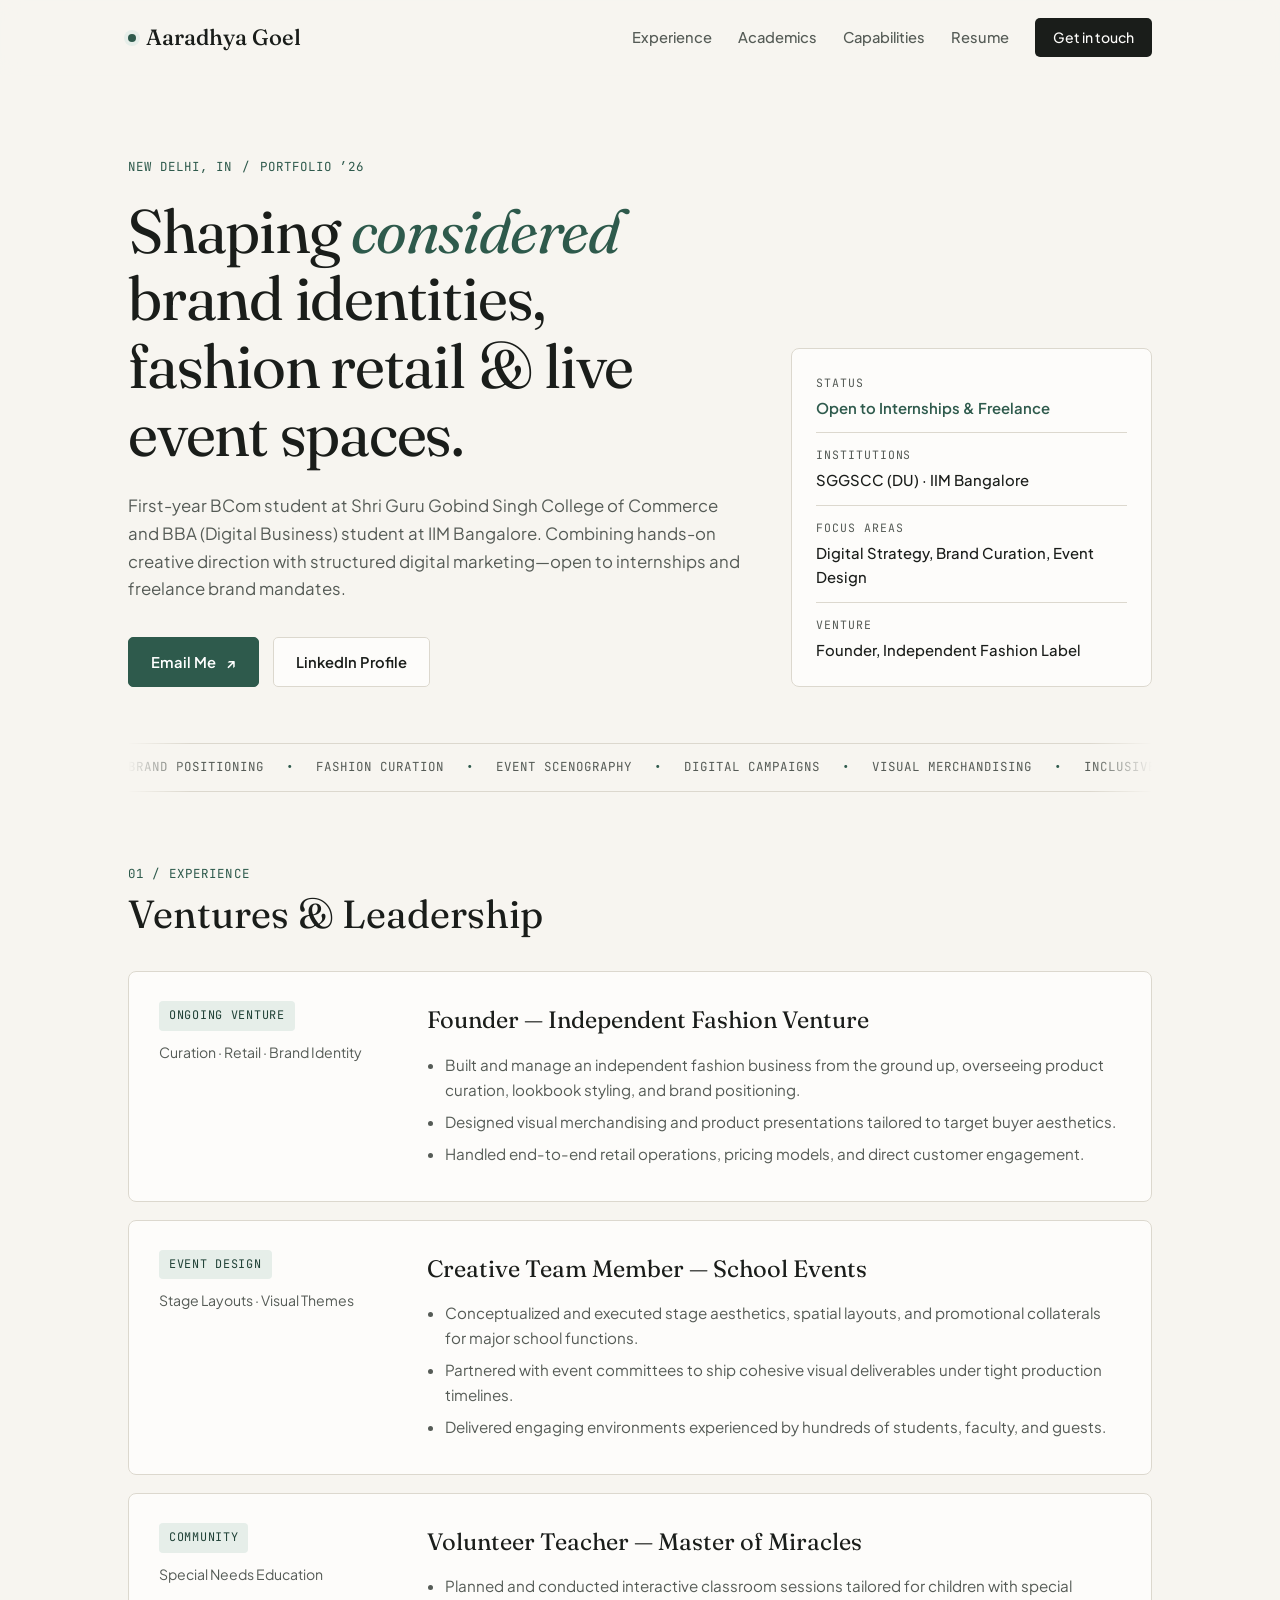
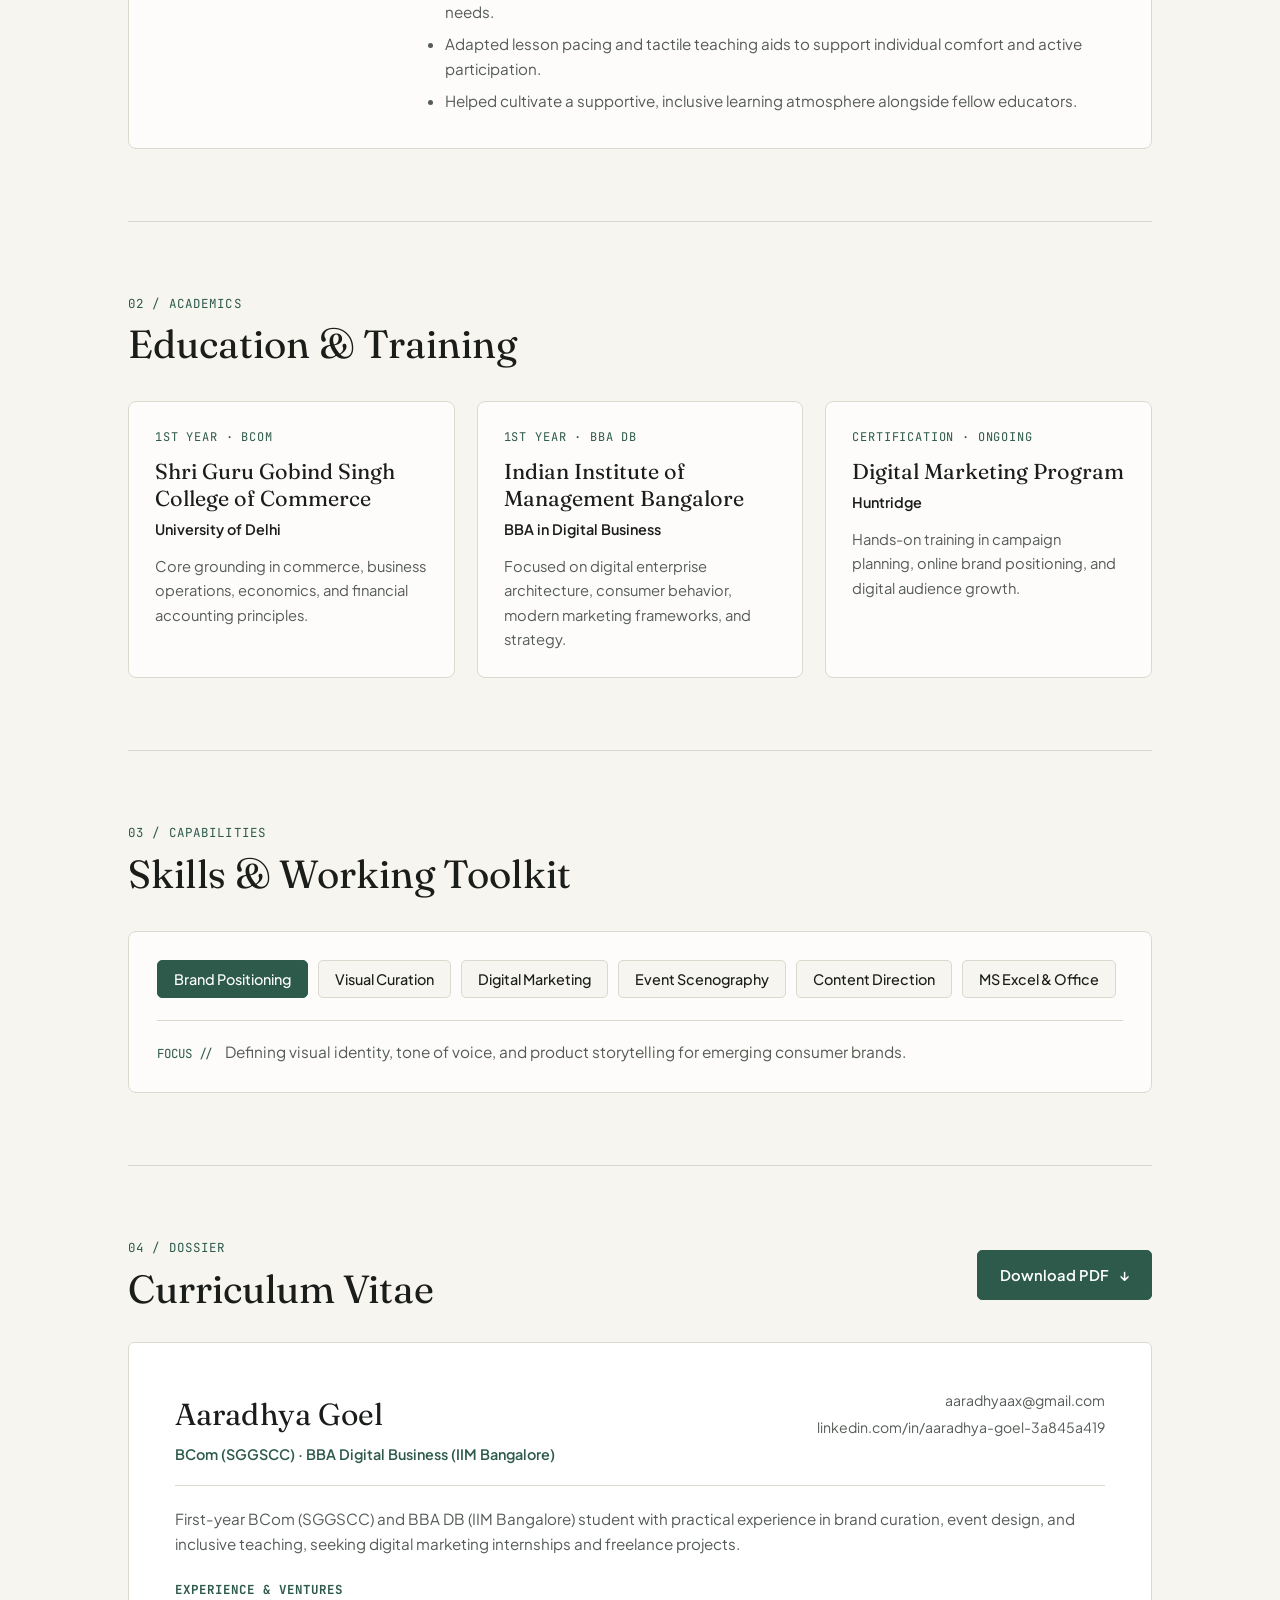
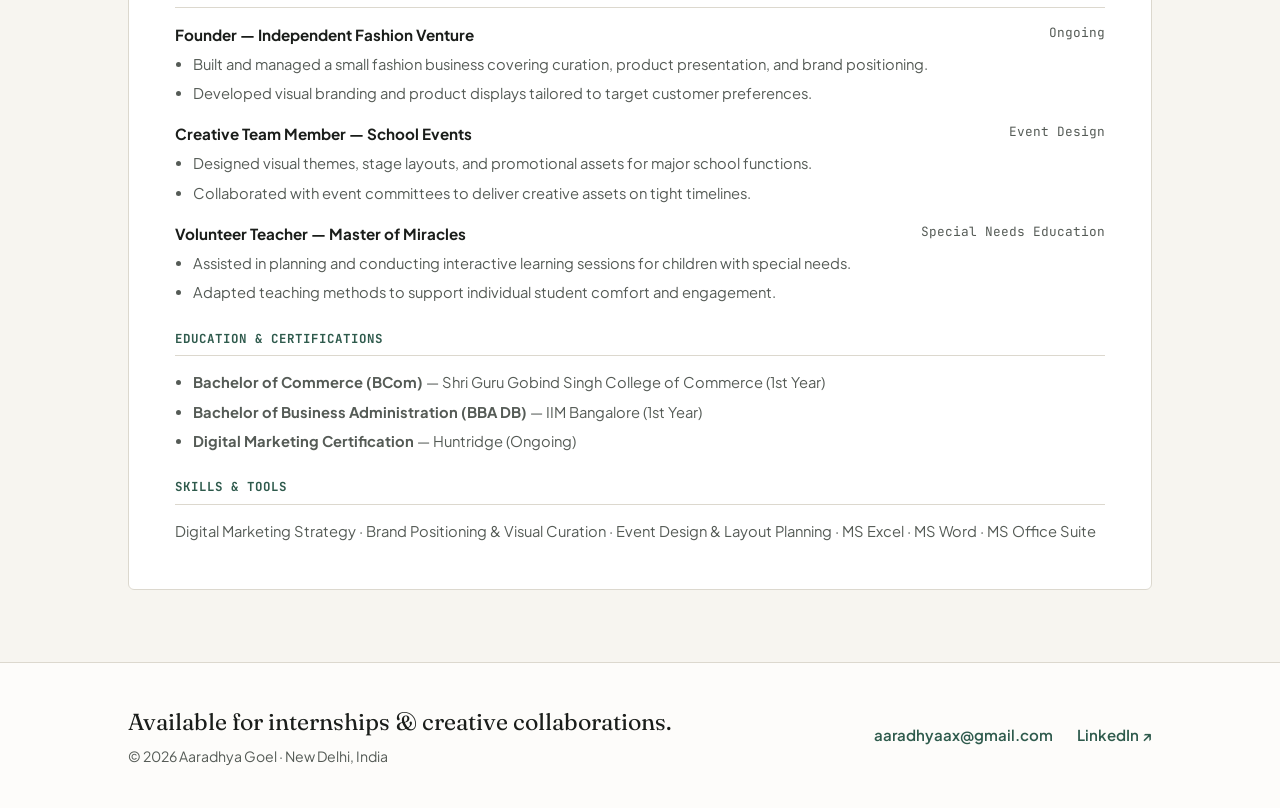
<file: index.html>
<!DOCTYPE html>
<html lang="en">
<head>
  <meta charset="UTF-8">
  <meta name="viewport" content="width=device-width, initial-scale=1.0">
  <title>Aaradhya Goel — Brand Strategy &amp; Digital Marketing</title>
  <link rel="preconnect" href="https://fonts.googleapis.com">
  <link rel="preconnect" href="https://fonts.gstatic.com" crossorigin>
  <link href="https://fonts.googleapis.com/css2?family=Fraunces:ital,opsz,wght@0,9..144,400;0,9..144,500;1,9..144,400&family=JetBrains+Mono:wght@400;500&family=Plus+Jakarta+Sans:wght@400;500;600&display=swap" rel="stylesheet">
  <link rel="stylesheet" href="style.css">
</head>
<body>

  <div class="top-rule" id="scrollRule"></div>

  <header class="site-nav" id="siteNav">
    <div class="nav-wrap">
      <a href="#top" class="wordmark">
        <span class="pulse-dot"></span>
        <span>Aaradhya Goel</span>
      </a>
      <nav class="menu-links" aria-label="Primary Navigation">
        <a href="#work">Experience</a>
        <a href="#academics">Academics</a>
        <a href="#capabilities">Capabilities</a>
        <a href="#dossier">Resume</a>
        <a href="mailto:aaradhyaax@gmail.com?subject=Digital%20Marketing%20Internship%20Opportunity" class="nav-btn">Get in touch</a>
      </nav>
    </div>
  </header>

  <main id="top" class="container">

    <section class="hero-grid">
      <div class="hero-left">
        <div class="meta-tag reveal-up" style="--d: 0.05s">
          <span>NEW DELHI, IN</span>
          <span>/</span>
          <span>PORTFOLIO ’26</span>
        </div>

        <h1 class="hero-headline reveal-up" style="--d: 0.14s">
          Shaping <em>considered</em> brand identities, fashion retail &amp; live event spaces.
        </h1>

        <p class="hero-copy reveal-up" style="--d: 0.24s">
          First-year BCom student at Shri Guru Gobind Singh College of Commerce and BBA (Digital Business) student at IIM Bangalore. Combining hands-on creative direction with structured digital marketing—open to internships and freelance brand mandates.
        </p>

        <div class="hero-buttons reveal-up" style="--d: 0.34s">
          <a href="mailto:aaradhyaax@gmail.com?subject=Digital%20Marketing%20Internship%20Opportunity" class="btn-fill magnetic">
            <span>Email Me</span>
            <span class="arrow">↗</span>
          </a>
          <a href="https://www.linkedin.com/in/aaradhya-goel-3a845a419?utm_source=share_via&utm_content=profile&utm_medium=member_ios" target="_blank" rel="noopener noreferrer" class="btn-ghost magnetic">
            <span>LinkedIn Profile</span>
          </a>
        </div>
      </div>

      <aside class="hero-ledger reveal-up" style="--d: 0.28s" aria-label="Quick Overview">
        <div class="ledger-row">
          <span class="ledger-key">STATUS</span>
          <span class="ledger-val status-live">Open to Internships &amp; Freelance</span>
        </div>
        <div class="ledger-row">
          <span class="ledger-key">INSTITUTIONS</span>
          <span class="ledger-val">SGGSCC (DU) · IIM Bangalore</span>
        </div>
        <div class="ledger-row">
          <span class="ledger-key">FOCUS AREAS</span>
          <span class="ledger-val">Digital Strategy, Brand Curation, Event Design</span>
        </div>
        <div class="ledger-row">
          <span class="ledger-key">VENTURE</span>
          <span class="ledger-val">Founder, Independent Fashion Label</span>
        </div>
      </aside>
    </section>

    <div class="ticker-bar" aria-hidden="true">
      <div class="ticker-track">
        <span>BRAND POSITIONING</span><span class="dot">•</span>
        <span>FASHION CURATION</span><span class="dot">•</span>
        <span>EVENT SCENOGRAPHY</span><span class="dot">•</span>
        <span>DIGITAL CAMPAIGNS</span><span class="dot">•</span>
        <span>VISUAL MERCHANDISING</span><span class="dot">•</span>
        <span>INCLUSIVE EDUCATION</span><span class="dot">•</span>
        <span>BRAND POSITIONING</span><span class="dot">•</span>
        <span>FASHION CURATION</span><span class="dot">•</span>
        <span>EVENT SCENOGRAPHY</span><span class="dot">•</span>
        <span>DIGITAL CAMPAIGNS</span><span class="dot">•</span>
        <span>VISUAL MERCHANDISING</span><span class="dot">•</span>
        <span>INCLUSIVE EDUCATION</span><span class="dot">•</span>
      </div>
    </div>

    <section id="work" class="block-section scroll-reveal">
      <div class="block-head">
        <span class="mono-index">01 / EXPERIENCE</span>
        <h2>Ventures &amp; Leadership</h2>
      </div>

      <div class="work-table">
        <article class="work-row hover-lift">
          <div class="work-meta">
            <span class="mono-pill">ONGOING VENTURE</span>
            <p class="work-scope">Curation · Retail · Brand Identity</p>
          </div>
          <div class="work-body">
            <h3>Founder — Independent Fashion Venture</h3>
            <ul>
              <li>Built and manage an independent fashion business from the ground up, overseeing product curation, lookbook styling, and brand positioning.</li>
              <li>Designed visual merchandising and product presentations tailored to target buyer aesthetics.</li>
              <li>Handled end-to-end retail operations, pricing models, and direct customer engagement.</li>
            </ul>
          </div>
        </article>

        <article class="work-row hover-lift">
          <div class="work-meta">
            <span class="mono-pill">EVENT DESIGN</span>
            <p class="work-scope">Stage Layouts · Visual Themes</p>
          </div>
          <div class="work-body">
            <h3>Creative Team Member — School Events</h3>
            <ul>
              <li>Conceptualized and executed stage aesthetics, spatial layouts, and promotional collaterals for major school functions.</li>
              <li>Partnered with event committees to ship cohesive visual deliverables under tight production timelines.</li>
              <li>Delivered engaging environments experienced by hundreds of students, faculty, and guests.</li>
            </ul>
          </div>
        </article>

        <article class="work-row hover-lift">
          <div class="work-meta">
            <span class="mono-pill">COMMUNITY</span>
            <p class="work-scope">Special Needs Education</p>
          </div>
          <div class="work-body">
            <h3>Volunteer Teacher — Master of Miracles</h3>
            <ul>
              <li>Planned and conducted interactive classroom sessions tailored for children with special needs.</li>
              <li>Adapted lesson pacing and tactile teaching aids to support individual comfort and active participation.</li>
              <li>Helped cultivate a supportive, inclusive learning atmosphere alongside fellow educators.</li>
            </ul>
          </div>
        </article>
      </div>
    </section>

    <section id="academics" class="block-section scroll-reveal">
      <div class="block-head">
        <span class="mono-index">02 / ACADEMICS</span>
        <h2>Education &amp; Training</h2>
      </div>

      <div class="acad-grid">
        <div class="acad-card hover-lift">
          <span class="mono-year">1ST YEAR · BCOM</span>
          <h3>Shri Guru Gobind Singh College of Commerce</h3>
          <p class="acad-sub">University of Delhi</p>
          <p class="acad-note">Core grounding in commerce, business operations, economics, and financial accounting principles.</p>
        </div>

        <div class="acad-card hover-lift">
          <span class="mono-year">1ST YEAR · BBA DB</span>
          <h3>Indian Institute of Management Bangalore</h3>
          <p class="acad-sub">BBA in Digital Business</p>
          <p class="acad-note">Focused on digital enterprise architecture, consumer behavior, modern marketing frameworks, and strategy.</p>
        </div>

        <div class="acad-card hover-lift">
          <span class="mono-year">CERTIFICATION · ONGOING</span>
          <h3>Digital Marketing Program</h3>
          <p class="acad-sub">Huntridge</p>
          <p class="acad-note">Hands-on training in campaign planning, online brand positioning, and digital audience growth.</p>
        </div>
      </div>
    </section>

    <section id="capabilities" class="block-section scroll-reveal">
      <div class="block-head">
        <span class="mono-index">03 / CAPABILITIES</span>
        <h2>Skills &amp; Working Toolkit</h2>
      </div>

      <div class="cap-box">
        <div class="cap-tabs" id="capTabs">
          <button type="button" class="cap-tab active" data-info="Defining visual identity, tone of voice, and product storytelling for emerging consumer brands.">Brand Positioning</button>
          <button type="button" class="cap-tab" data-info="Curating seasonal fashion edits, styling lookbooks, and structuring visual product displays.">Visual Curation</button>
          <button type="button" class="cap-tab" data-info="Building audience-first digital campaigns, content calendars, and organic engagement funnels.">Digital Marketing</button>
          <button type="button" class="cap-tab" data-info="Translating event concepts into stage layouts, spatial flow, and cohesive print/digital assets.">Event Scenography</button>
          <button type="button" class="cap-tab" data-info="Structuring editorial copy and social media narratives that connect with specific communities.">Content Direction</button>
          <button type="button" class="cap-tab" data-info="Managing retail pricing sheets, inventory logs, and campaign tracking cleanly in Excel.">MS Excel &amp; Office</button>
        </div>
        <div class="cap-readout">
          <span class="mono-prefix">FOCUS //</span>
          <p id="capText">Defining visual identity, tone of voice, and product storytelling for emerging consumer brands.</p>
        </div>
      </div>
    </section>

    <section id="dossier" class="block-section scroll-reveal">
      <div class="dossier-bar">
        <div class="block-head" style="margin-bottom: 0;">
          <span class="mono-index">04 / DOSSIER</span>
          <h2>Curriculum Vitae</h2>
        </div>
        <a href="resume.pdf" download="Aaradhya_Goel_Resume.pdf" class="btn-fill magnetic">
          <span>Download PDF</span>
          <span class="arrow">↓</span>
        </a>
      </div>

      <article id="resume" class="cv-document">
        <div class="cv-top">
          <div>
            <h3>Aaradhya Goel</h3>
            <p class="cv-tagline">BCom (SGGSCC) · BBA Digital Business (IIM Bangalore)</p>
          </div>
          <div class="cv-contact-col">
            <a href="mailto:aaradhyaax@gmail.com">aaradhyaax@gmail.com</a>
            <a href="https://www.linkedin.com/in/aaradhya-goel-3a845a419?utm_source=share_via&utm_content=profile&utm_medium=member_ios" target="_blank" rel="noopener noreferrer">linkedin.com/in/aaradhya-goel-3a845a419</a>
          </div>
        </div>

        <p class="cv-summary">
          First-year BCom (SGGSCC) and BBA DB (IIM Bangalore) student with practical experience in brand curation, event design, and inclusive teaching, seeking digital marketing internships and freelance projects.
        </p>

        <div class="cv-block">
          <h4>Experience &amp; Ventures</h4>
          <div class="cv-role">
            <div class="cv-role-head">
              <strong>Founder — Independent Fashion Venture</strong>
              <span>Ongoing</span>
            </div>
            <ul>
              <li>Built and managed a small fashion business covering curation, product presentation, and brand positioning.</li>
              <li>Developed visual branding and product displays tailored to target customer preferences.</li>
            </ul>
          </div>

          <div class="cv-role">
            <div class="cv-role-head">
              <strong>Creative Team Member — School Events</strong>
              <span>Event Design</span>
            </div>
            <ul>
              <li>Designed visual themes, stage layouts, and promotional assets for major school functions.</li>
              <li>Collaborated with event committees to deliver creative assets on tight timelines.</li>
            </ul>
          </div>

          <div class="cv-role">
            <div class="cv-role-head">
              <strong>Volunteer Teacher — Master of Miracles</strong>
              <span>Special Needs Education</span>
            </div>
            <ul>
              <li>Assisted in planning and conducting interactive learning sessions for children with special needs.</li>
              <li>Adapted teaching methods to support individual student comfort and engagement.</li>
            </ul>
          </div>
        </div>

        <div class="cv-block">
          <h4>Education &amp; Certifications</h4>
          <ul class="cv-edu-list">
            <li><strong>Bachelor of Commerce (BCom)</strong> — Shri Guru Gobind Singh College of Commerce (1st Year)</li>
            <li><strong>Bachelor of Business Administration (BBA DB)</strong> — IIM Bangalore (1st Year)</li>
            <li><strong>Digital Marketing Certification</strong> — Huntridge (Ongoing)</li>
          </ul>
        </div>

        <div class="cv-block">
          <h4>Skills &amp; Tools</h4>
          <p class="cv-tools">Digital Marketing Strategy · Brand Positioning &amp; Visual Curation · Event Design &amp; Layout Planning · MS Excel · MS Word · MS Office Suite</p>
        </div>
      </article>
    </section>

  </main>

  <footer class="site-footer">
    <div class="footer-wrap">
      <div>
        <p class="footer-heading">Available for internships &amp; creative collaborations.</p>
        <p class="footer-copy">© 2026 Aaradhya Goel · New Delhi, India</p>
      </div>
      <div class="footer-actions">
        <a href="mailto:aaradhyaax@gmail.com?subject=Internship%20or%20Freelance%20Inquiry">aaradhyaax@gmail.com</a>
        <a href="https://www.linkedin.com/in/aaradhya-goel-3a845a419?utm_source=share_via&utm_content=profile&utm_medium=member_ios" target="_blank" rel="noopener noreferrer">LinkedIn ↗</a>
      </div>
    </div>
  </footer>

  <script>
    // Top reading progress & sticky header border
    const scrollRule = document.getElementById('scrollRule');
    const siteNav = document.getElementById('siteNav');

    window.addEventListener('scroll', () => {
      const y = window.scrollY;
      const max = document.documentElement.scrollHeight - window.innerHeight;
      scrollRule.style.width = (max > 0 ? (y / max) * 100 : 0) + '%';
      siteNav.classList.toggle('is-pinned', y > 20);
    }, { passive: true });

    // Scroll reveal for sections
    const sections = document.querySelectorAll('.scroll-reveal');
    const io = new IntersectionObserver((entries) => {
      entries.forEach((entry) => {
        if (entry.isIntersecting) {
          entry.target.classList.add('in-view');
          io.unobserve(entry.target);
        }
      });
    }, { threshold: 0.1 });

    sections.forEach((s) => io.observe(s));

    // Interactive capability tabs
    const tabs = document.querySelectorAll('.cap-tab');
    const capText = document.getElementById('capText');

    tabs.forEach((tab) => {
      tab.addEventListener('click', () => {
        tabs.forEach((t) => t.classList.remove('active'));
        tab.classList.add('active');
        capText.style.opacity = '0';
        setTimeout(() => {
          capText.textContent = tab.getAttribute('data-info');
          capText.style.opacity = '1';
        }, 140);
      });
    });

    // Subtle magnetic hover on primary action buttons
    document.querySelectorAll('.magnetic').forEach((el) => {
      el.addEventListener('mousemove', (e) => {
        const r = el.getBoundingClientRect();
        const dx = (e.clientX - r.left - r.width / 2) * 0.15;
        const dy = (e.clientY - r.top - r.height / 2) * 0.15;
        el.style.transform = `translate(${dx}px, ${dy}px)`;
      });
      el.addEventListener('mouseleave', () => {
        el.style.transform = 'translate(0, 0)';
      });
    });
  </script>
</body>
</html>
</file>
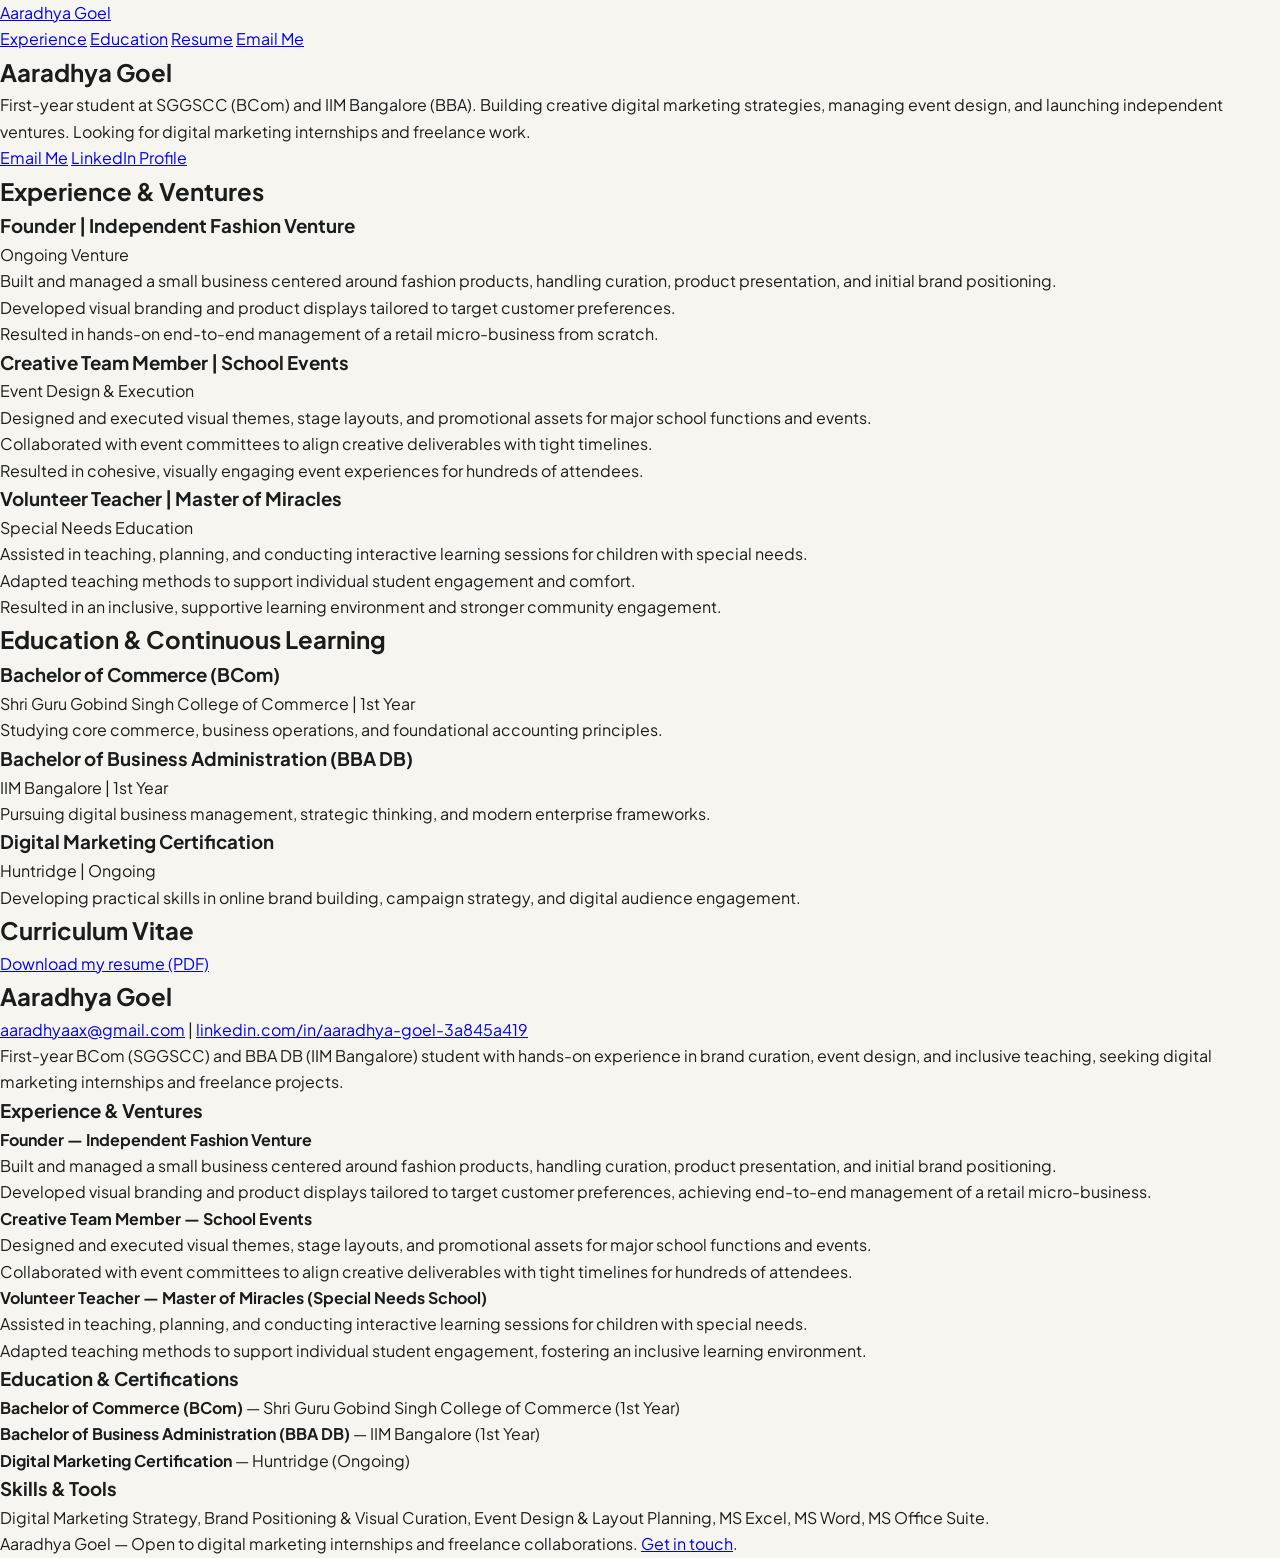
<file: gemini-code-1794491314827.html>
<!DOCTYPE html>
<html lang="en">
<head>
  <meta charset="UTF-8">
  <meta name="viewport" content="width=device-width, initial-scale=1.0">
  <title>Aaradhya Goel | Digital Marketing &amp; Creative Strategy</title>
  <link rel="preconnect" href="https://fonts.googleapis.com">
  <link rel="preconnect" href="https://fonts.gstatic.com" crossorigin>
  <link href="https://fonts.googleapis.com/css2?family=Inter:wght@400;500;600&family=Plus+Jakarta+Sans:wght@600;700&display=swap" rel="stylesheet">
  <link rel="stylesheet" href="style.css">
</head>
<body>
  <header>
    <nav id="navbar" aria-label="Primary Navigation">
      <a href="#hero" class="nav-brand">Aaradhya Goel</a>
      <div class="nav-links">
        <a href="#experience" class="nav-link">Experience</a>
        <a href="#education" class="nav-link">Education</a>
        <a href="#resume" class="nav-link">Resume</a>
        <a href="mailto:aaradhyaax@gmail.com?subject=Digital%20Marketing%20Internship%20Opportunity" class="nav-link nav-cta">Email Me</a>
      </div>
    </nav>
  </header>

  <main>
    <section id="hero">
      <h1>Aaradhya Goel</h1>
      <p class="hero-bio">First-year student at SGGSCC (BCom) and IIM Bangalore (BBA). Building creative digital marketing strategies, managing event design, and launching independent ventures. Looking for digital marketing internships and freelance work.</p>
      <div class="hero-actions">
        <a href="mailto:aaradhyaax@gmail.com?subject=Digital%20Marketing%20Internship%20Opportunity" class="btn-primary">Email Me</a>
        <a href="https://www.linkedin.com/in/aaradhya-goel-3a845a419?utm_source=share_via&utm_content=profile&utm_medium=member_ios" target="_blank" rel="noopener noreferrer" class="btn-secondary">LinkedIn Profile</a>
      </div>
    </section>

    <section id="experience">
      <h2>Experience &amp; Ventures</h2>
      <div class="card-grid">
        <article class="card">
          <h3>Founder | Independent Fashion Venture</h3>
          <p class="card-meta">Ongoing Venture</p>
          <ul>
            <li>Built and managed a small business centered around fashion products, handling curation, product presentation, and initial brand positioning.</li>
            <li>Developed visual branding and product displays tailored to target customer preferences.</li>
            <li>Resulted in hands-on end-to-end management of a retail micro-business from scratch.</li>
          </ul>
        </article>

        <article class="card">
          <h3>Creative Team Member | School Events</h3>
          <p class="card-meta">Event Design &amp; Execution</p>
          <ul>
            <li>Designed and executed visual themes, stage layouts, and promotional assets for major school functions and events.</li>
            <li>Collaborated with event committees to align creative deliverables with tight timelines.</li>
            <li>Resulted in cohesive, visually engaging event experiences for hundreds of attendees.</li>
          </ul>
        </article>

        <article class="card">
          <h3>Volunteer Teacher | Master of Miracles</h3>
          <p class="card-meta">Special Needs Education</p>
          <ul>
            <li>Assisted in teaching, planning, and conducting interactive learning sessions for children with special needs.</li>
            <li>Adapted teaching methods to support individual student engagement and comfort.</li>
            <li>Resulted in an inclusive, supportive learning environment and stronger community engagement.</li>
          </ul>
        </article>
      </div>
    </section>

    <section id="education">
      <h2>Education &amp; Continuous Learning</h2>
      <div class="card-grid">
        <article class="card">
          <h3>Bachelor of Commerce (BCom)</h3>
          <p class="card-meta">Shri Guru Gobind Singh College of Commerce | 1st Year</p>
          <p>Studying core commerce, business operations, and foundational accounting principles.</p>
        </article>

        <article class="card">
          <h3>Bachelor of Business Administration (BBA DB)</h3>
          <p class="card-meta">IIM Bangalore | 1st Year</p>
          <p>Pursuing digital business management, strategic thinking, and modern enterprise frameworks.</p>
        </article>

        <article class="card">
          <h3>Digital Marketing Certification</h3>
          <p class="card-meta">Huntridge | Ongoing</p>
          <p>Developing practical skills in online brand building, campaign strategy, and digital audience engagement.</p>
        </article>
      </div>
    </section>

    <section id="resume-wrapper">
      <div class="resume-header-bar">
        <h2>Curriculum Vitae</h2>
        <a href="resume.pdf" download="Aaradhya_Goel_Resume.pdf" class="btn-primary">Download my resume (PDF)</a>
      </div>

      <article id="resume" class="paper-sheet">
        <header class="resume-top">
          <h2>Aaradhya Goel</h2>
          <p class="resume-contact">
            <a href="mailto:aaradhyaax@gmail.com">aaradhyaax@gmail.com</a> | 
            <a href="https://www.linkedin.com/in/aaradhya-goel-3a845a419?utm_source=share_via&utm_content=profile&utm_medium=member_ios" target="_blank" rel="noopener noreferrer">linkedin.com/in/aaradhya-goel-3a845a419</a>
          </p>
          <p class="resume-summary">First-year BCom (SGGSCC) and BBA DB (IIM Bangalore) student with hands-on experience in brand curation, event design, and inclusive teaching, seeking digital marketing internships and freelance projects.</p>
        </header>

        <div class="resume-block">
          <h3>Experience &amp; Ventures</h3>
          <div class="resume-item">
            <h4>Founder — Independent Fashion Venture</h4>
            <ul>
              <li>Built and managed a small business centered around fashion products, handling curation, product presentation, and initial brand positioning.</li>
              <li>Developed visual branding and product displays tailored to target customer preferences, achieving end-to-end management of a retail micro-business.</li>
            </ul>
          </div>
          <div class="resume-item">
            <h4>Creative Team Member — School Events</h4>
            <ul>
              <li>Designed and executed visual themes, stage layouts, and promotional assets for major school functions and events.</li>
              <li>Collaborated with event committees to align creative deliverables with tight timelines for hundreds of attendees.</li>
            </ul>
          </div>
          <div class="resume-item">
            <h4>Volunteer Teacher — Master of Miracles (Special Needs School)</h4>
            <ul>
              <li>Assisted in teaching, planning, and conducting interactive learning sessions for children with special needs.</li>
              <li>Adapted teaching methods to support individual student engagement, fostering an inclusive learning environment.</li>
            </ul>
          </div>
        </div>

        <div class="resume-block">
          <h3>Education &amp; Certifications</h3>
          <ul class="resume-edu-list">
            <li><strong>Bachelor of Commerce (BCom)</strong> — Shri Guru Gobind Singh College of Commerce (1st Year)</li>
            <li><strong>Bachelor of Business Administration (BBA DB)</strong> — IIM Bangalore (1st Year)</li>
            <li><strong>Digital Marketing Certification</strong> — Huntridge (Ongoing)</li>
          </ul>
        </div>

        <div class="resume-block">
          <h3>Skills &amp; Tools</h3>
          <p>Digital Marketing Strategy, Brand Positioning &amp; Visual Curation, Event Design &amp; Layout Planning, MS Excel, MS Word, MS Office Suite.</p>
        </div>
      </article>
    </section>
  </main>

  <footer>
    <p>Aaradhya Goel — Open to digital marketing internships and freelance collaborations. <a href="mailto:aaradhyaax@gmail.com?subject=Freelance%20or%20Internship%20Inquiry">Get in touch</a>.</p>
  </footer>
</body>
</html>
</file>
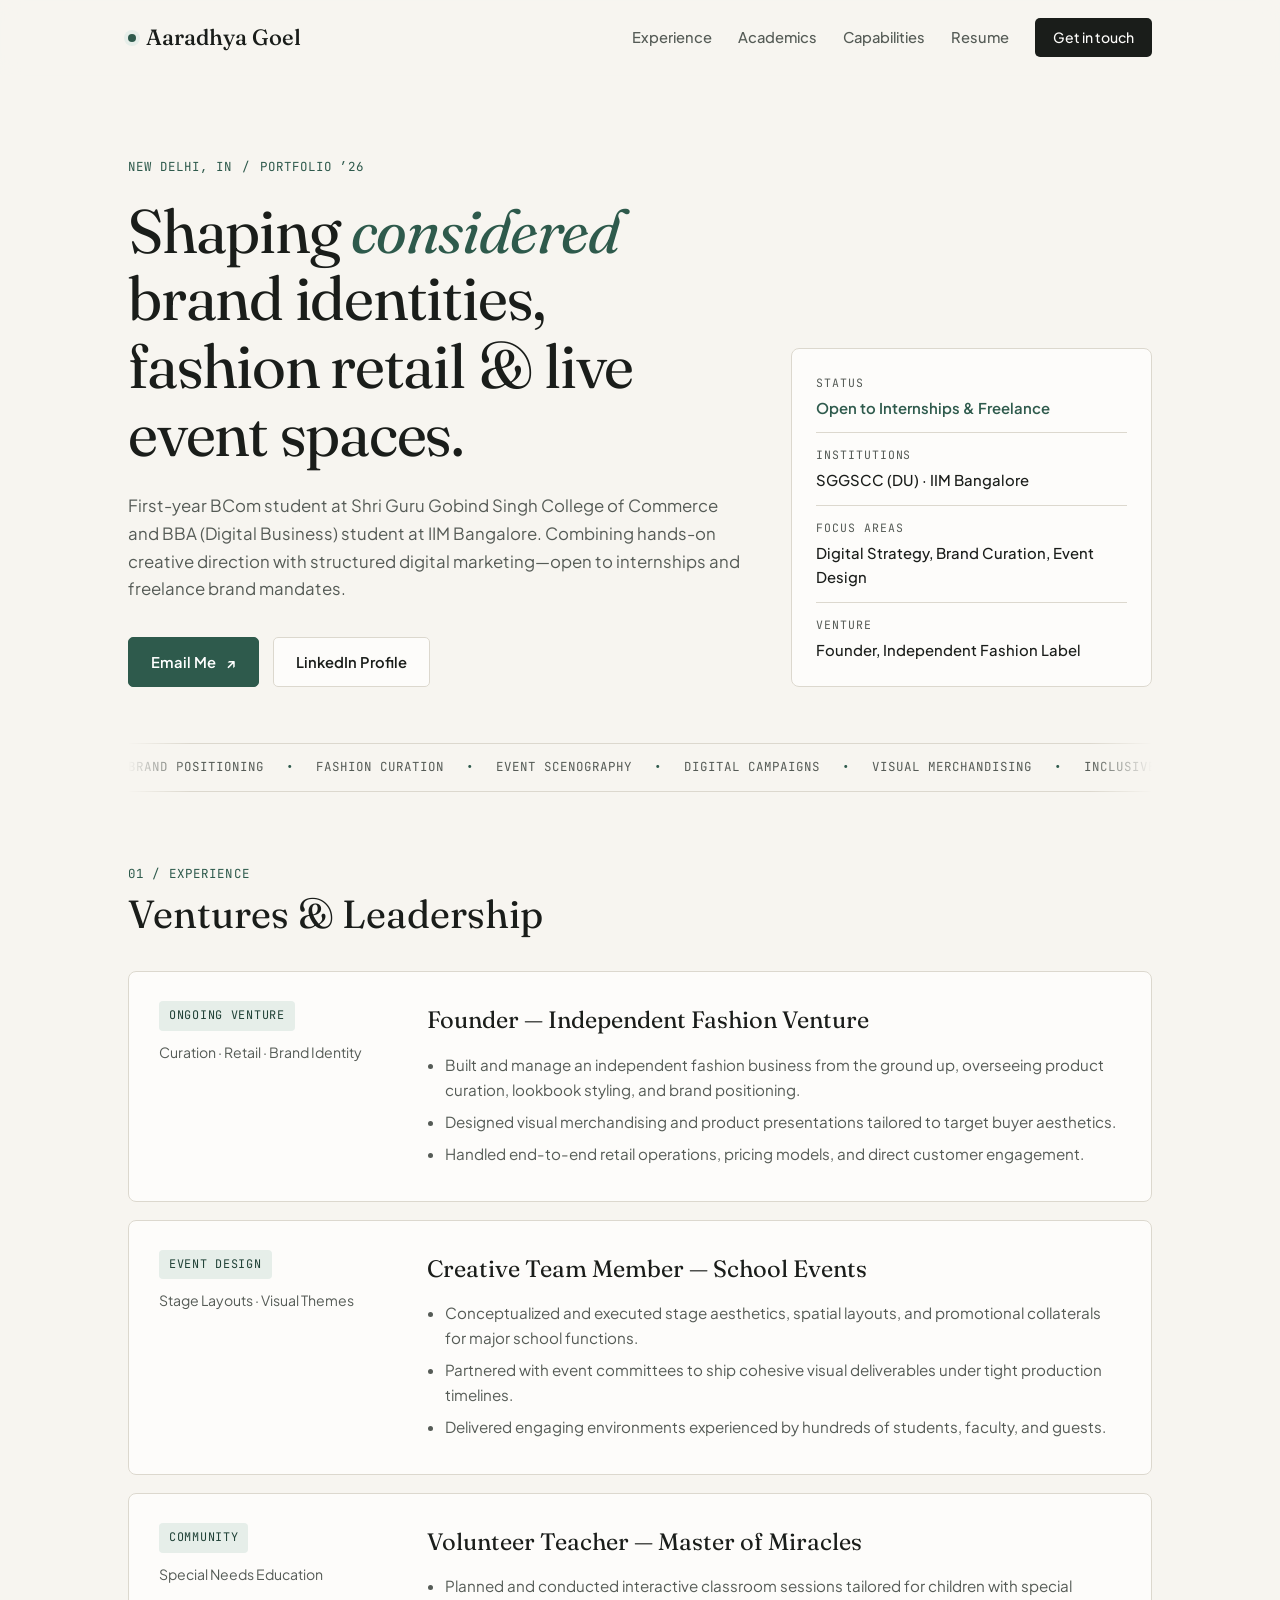
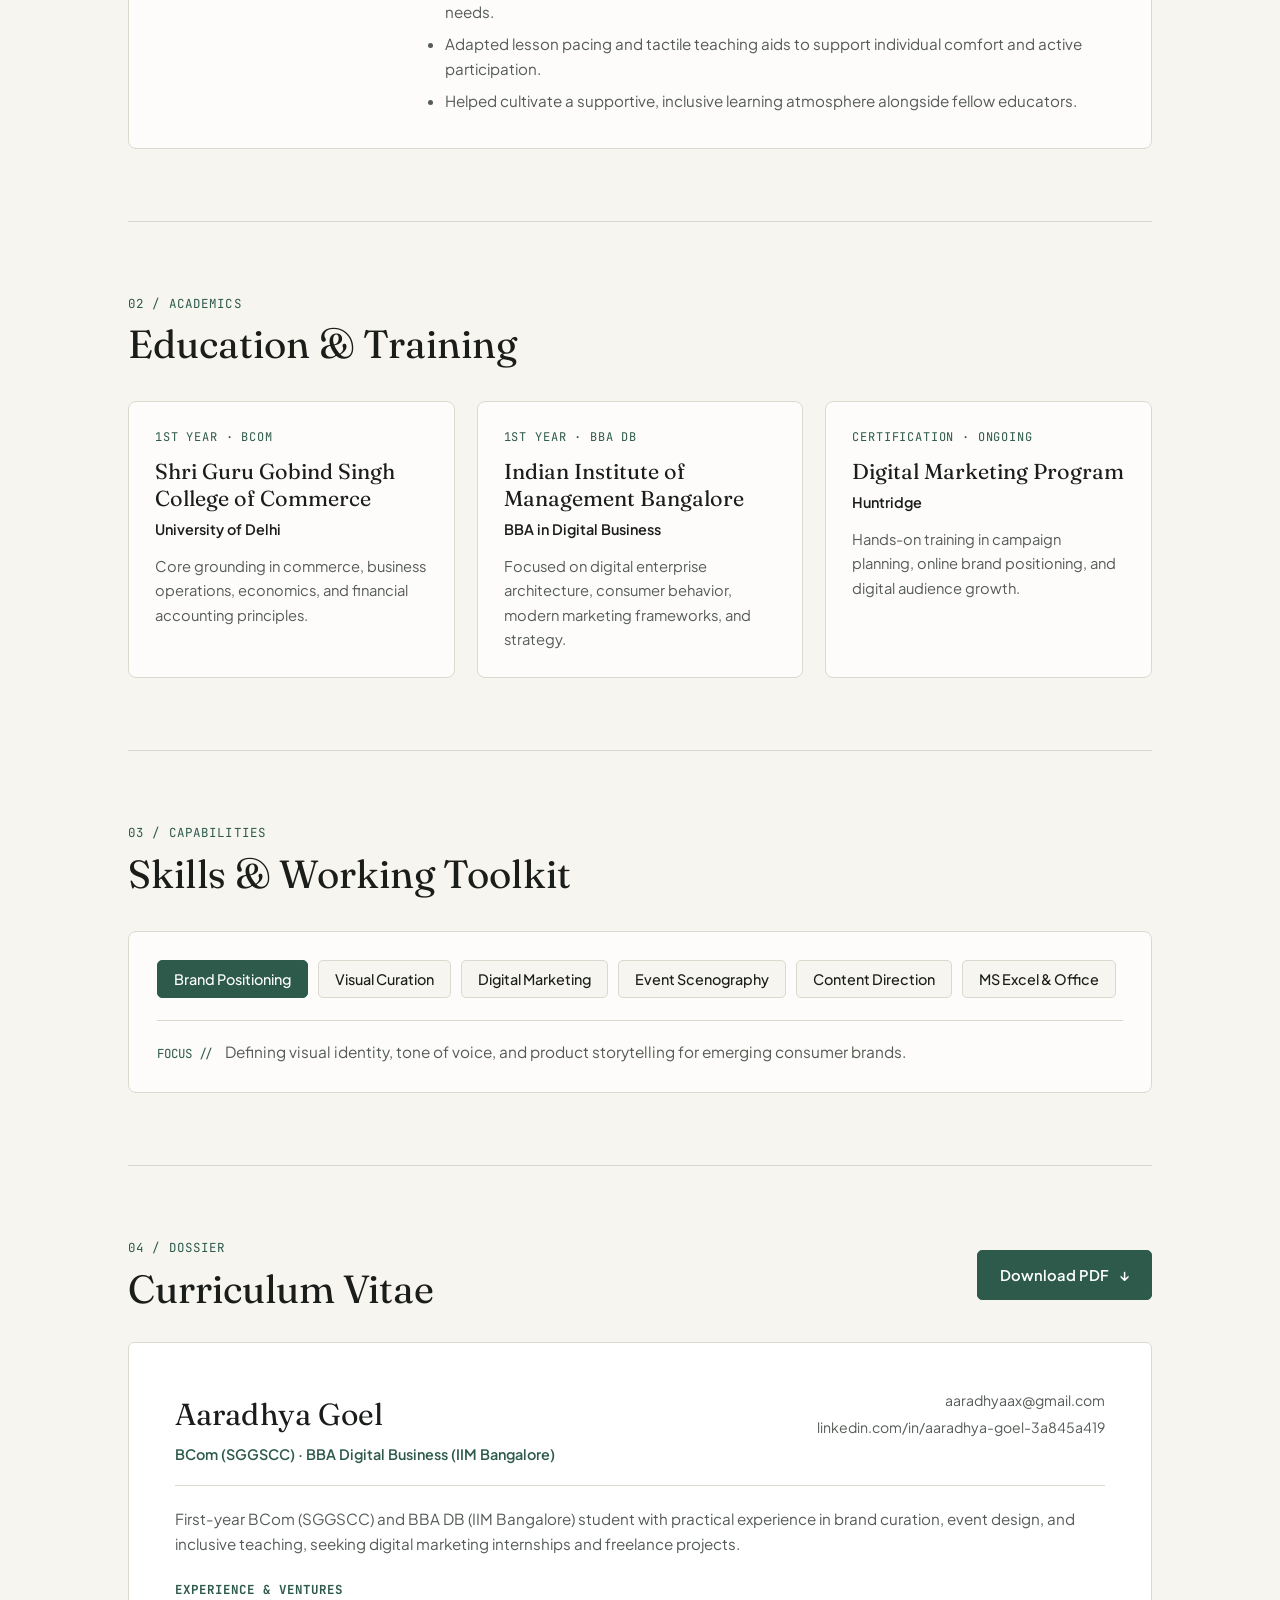
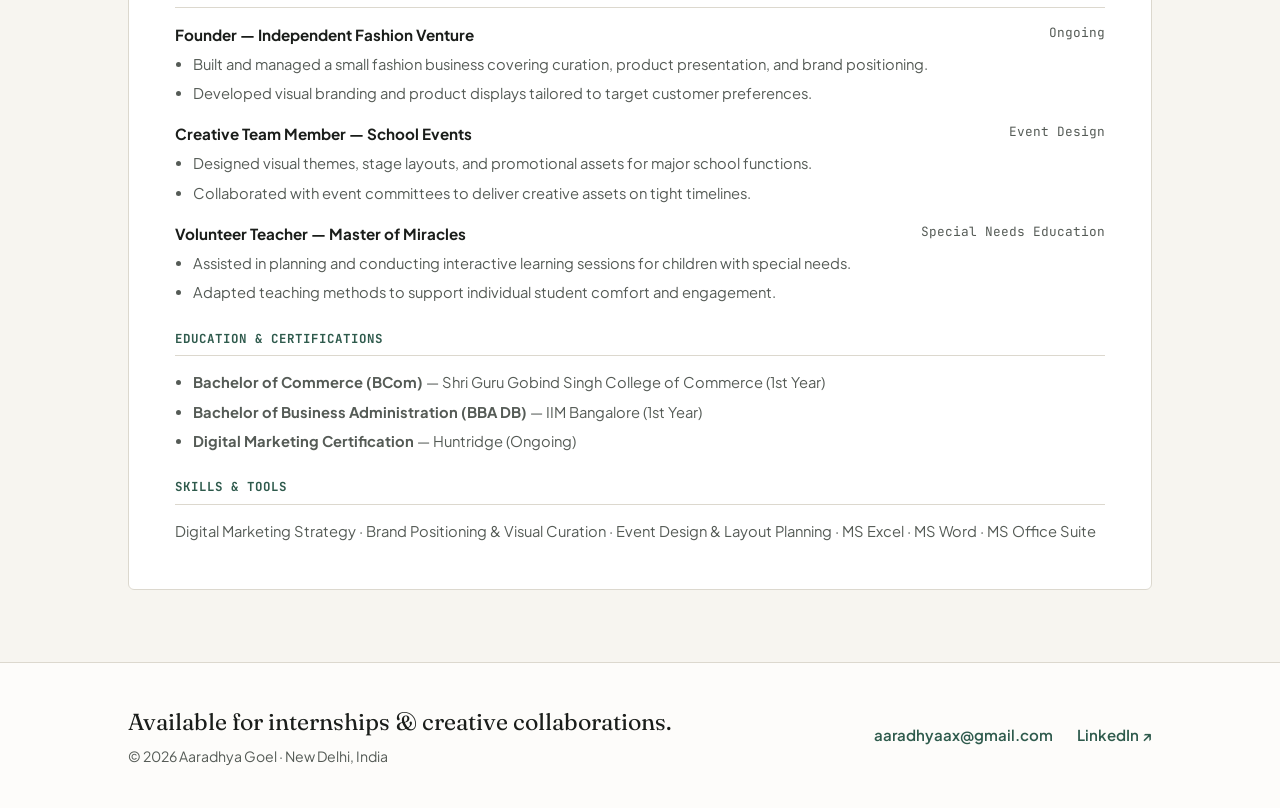
<file: index.html (2).html>
<!DOCTYPE html>
<html lang="en">
<head>
  <meta charset="UTF-8">
  <meta name="viewport" content="width=device-width, initial-scale=1.0">
  <title>Aaradhya Goel — Brand Strategy &amp; Digital Marketing</title>
  <link rel="preconnect" href="https://fonts.googleapis.com">
  <link rel="preconnect" href="https://fonts.gstatic.com" crossorigin>
  <link href="https://fonts.googleapis.com/css2?family=Fraunces:ital,opsz,wght@0,9..144,400;0,9..144,500;1,9..144,400&family=JetBrains+Mono:wght@400;500&family=Plus+Jakarta+Sans:wght@400;500;600&display=swap" rel="stylesheet">
  <link rel="stylesheet" href="style.css">
</head>
<body>

  <div class="top-rule" id="scrollRule"></div>

  <header class="site-nav" id="siteNav">
    <div class="nav-wrap">
      <a href="#top" class="wordmark">
        <span class="pulse-dot"></span>
        <span>Aaradhya Goel</span>
      </a>
      <nav class="menu-links" aria-label="Primary Navigation">
        <a href="#work">Experience</a>
        <a href="#academics">Academics</a>
        <a href="#capabilities">Capabilities</a>
        <a href="#dossier">Resume</a>
        <a href="mailto:aaradhyaax@gmail.com?subject=Digital%20Marketing%20Internship%20Opportunity" class="nav-btn">Get in touch</a>
      </nav>
    </div>
  </header>

  <main id="top" class="container">

    <section class="hero-grid">
      <div class="hero-left">
        <div class="meta-tag reveal-up" style="--d: 0.05s">
          <span>NEW DELHI, IN</span>
          <span>/</span>
          <span>PORTFOLIO ’26</span>
        </div>

        <h1 class="hero-headline reveal-up" style="--d: 0.14s">
          Shaping <em>considered</em> brand identities, fashion retail &amp; live event spaces.
        </h1>

        <p class="hero-copy reveal-up" style="--d: 0.24s">
          First-year BCom student at Shri Guru Gobind Singh College of Commerce and BBA (Digital Business) student at IIM Bangalore. Combining hands-on creative direction with structured digital marketing—open to internships and freelance brand mandates.
        </p>

        <div class="hero-buttons reveal-up" style="--d: 0.34s">
          <a href="mailto:aaradhyaax@gmail.com?subject=Digital%20Marketing%20Internship%20Opportunity" class="btn-fill magnetic">
            <span>Email Me</span>
            <span class="arrow">↗</span>
          </a>
          <a href="https://www.linkedin.com/in/aaradhya-goel-3a845a419?utm_source=share_via&utm_content=profile&utm_medium=member_ios" target="_blank" rel="noopener noreferrer" class="btn-ghost magnetic">
            <span>LinkedIn Profile</span>
          </a>
        </div>
      </div>

      <aside class="hero-ledger reveal-up" style="--d: 0.28s" aria-label="Quick Overview">
        <div class="ledger-row">
          <span class="ledger-key">STATUS</span>
          <span class="ledger-val status-live">Open to Internships &amp; Freelance</span>
        </div>
        <div class="ledger-row">
          <span class="ledger-key">INSTITUTIONS</span>
          <span class="ledger-val">SGGSCC (DU) · IIM Bangalore</span>
        </div>
        <div class="ledger-row">
          <span class="ledger-key">FOCUS AREAS</span>
          <span class="ledger-val">Digital Strategy, Brand Curation, Event Design</span>
        </div>
        <div class="ledger-row">
          <span class="ledger-key">VENTURE</span>
          <span class="ledger-val">Founder, Independent Fashion Label</span>
        </div>
      </aside>
    </section>

    <div class="ticker-bar" aria-hidden="true">
      <div class="ticker-track">
        <span>BRAND POSITIONING</span><span class="dot">•</span>
        <span>FASHION CURATION</span><span class="dot">•</span>
        <span>EVENT SCENOGRAPHY</span><span class="dot">•</span>
        <span>DIGITAL CAMPAIGNS</span><span class="dot">•</span>
        <span>VISUAL MERCHANDISING</span><span class="dot">•</span>
        <span>INCLUSIVE EDUCATION</span><span class="dot">•</span>
        <span>BRAND POSITIONING</span><span class="dot">•</span>
        <span>FASHION CURATION</span><span class="dot">•</span>
        <span>EVENT SCENOGRAPHY</span><span class="dot">•</span>
        <span>DIGITAL CAMPAIGNS</span><span class="dot">•</span>
        <span>VISUAL MERCHANDISING</span><span class="dot">•</span>
        <span>INCLUSIVE EDUCATION</span><span class="dot">•</span>
      </div>
    </div>

    <section id="work" class="block-section scroll-reveal">
      <div class="block-head">
        <span class="mono-index">01 / EXPERIENCE</span>
        <h2>Ventures &amp; Leadership</h2>
      </div>

      <div class="work-table">
        <article class="work-row hover-lift">
          <div class="work-meta">
            <span class="mono-pill">ONGOING VENTURE</span>
            <p class="work-scope">Curation · Retail · Brand Identity</p>
          </div>
          <div class="work-body">
            <h3>Founder — Independent Fashion Venture</h3>
            <ul>
              <li>Built and manage an independent fashion business from the ground up, overseeing product curation, lookbook styling, and brand positioning.</li>
              <li>Designed visual merchandising and product presentations tailored to target buyer aesthetics.</li>
              <li>Handled end-to-end retail operations, pricing models, and direct customer engagement.</li>
            </ul>
          </div>
        </article>

        <article class="work-row hover-lift">
          <div class="work-meta">
            <span class="mono-pill">EVENT DESIGN</span>
            <p class="work-scope">Stage Layouts · Visual Themes</p>
          </div>
          <div class="work-body">
            <h3>Creative Team Member — School Events</h3>
            <ul>
              <li>Conceptualized and executed stage aesthetics, spatial layouts, and promotional collaterals for major school functions.</li>
              <li>Partnered with event committees to ship cohesive visual deliverables under tight production timelines.</li>
              <li>Delivered engaging environments experienced by hundreds of students, faculty, and guests.</li>
            </ul>
          </div>
        </article>

        <article class="work-row hover-lift">
          <div class="work-meta">
            <span class="mono-pill">COMMUNITY</span>
            <p class="work-scope">Special Needs Education</p>
          </div>
          <div class="work-body">
            <h3>Volunteer Teacher — Master of Miracles</h3>
            <ul>
              <li>Planned and conducted interactive classroom sessions tailored for children with special needs.</li>
              <li>Adapted lesson pacing and tactile teaching aids to support individual comfort and active participation.</li>
              <li>Helped cultivate a supportive, inclusive learning atmosphere alongside fellow educators.</li>
            </ul>
          </div>
        </article>
      </div>
    </section>

    <section id="academics" class="block-section scroll-reveal">
      <div class="block-head">
        <span class="mono-index">02 / ACADEMICS</span>
        <h2>Education &amp; Training</h2>
      </div>

      <div class="acad-grid">
        <div class="acad-card hover-lift">
          <span class="mono-year">1ST YEAR · BCOM</span>
          <h3>Shri Guru Gobind Singh College of Commerce</h3>
          <p class="acad-sub">University of Delhi</p>
          <p class="acad-note">Core grounding in commerce, business operations, economics, and financial accounting principles.</p>
        </div>

        <div class="acad-card hover-lift">
          <span class="mono-year">1ST YEAR · BBA DB</span>
          <h3>Indian Institute of Management Bangalore</h3>
          <p class="acad-sub">BBA in Digital Business</p>
          <p class="acad-note">Focused on digital enterprise architecture, consumer behavior, modern marketing frameworks, and strategy.</p>
        </div>

        <div class="acad-card hover-lift">
          <span class="mono-year">CERTIFICATION · ONGOING</span>
          <h3>Digital Marketing Program</h3>
          <p class="acad-sub">Huntridge</p>
          <p class="acad-note">Hands-on training in campaign planning, online brand positioning, and digital audience growth.</p>
        </div>
      </div>
    </section>

    <section id="capabilities" class="block-section scroll-reveal">
      <div class="block-head">
        <span class="mono-index">03 / CAPABILITIES</span>
        <h2>Skills &amp; Working Toolkit</h2>
      </div>

      <div class="cap-box">
        <div class="cap-tabs" id="capTabs">
          <button type="button" class="cap-tab active" data-info="Defining visual identity, tone of voice, and product storytelling for emerging consumer brands.">Brand Positioning</button>
          <button type="button" class="cap-tab" data-info="Curating seasonal fashion edits, styling lookbooks, and structuring visual product displays.">Visual Curation</button>
          <button type="button" class="cap-tab" data-info="Building audience-first digital campaigns, content calendars, and organic engagement funnels.">Digital Marketing</button>
          <button type="button" class="cap-tab" data-info="Translating event concepts into stage layouts, spatial flow, and cohesive print/digital assets.">Event Scenography</button>
          <button type="button" class="cap-tab" data-info="Structuring editorial copy and social media narratives that connect with specific communities.">Content Direction</button>
          <button type="button" class="cap-tab" data-info="Managing retail pricing sheets, inventory logs, and campaign tracking cleanly in Excel.">MS Excel &amp; Office</button>
        </div>
        <div class="cap-readout">
          <span class="mono-prefix">FOCUS //</span>
          <p id="capText">Defining visual identity, tone of voice, and product storytelling for emerging consumer brands.</p>
        </div>
      </div>
    </section>

    <section id="dossier" class="block-section scroll-reveal">
      <div class="dossier-bar">
        <div class="block-head" style="margin-bottom: 0;">
          <span class="mono-index">04 / DOSSIER</span>
          <h2>Curriculum Vitae</h2>
        </div>
        <a href="resume.pdf" download="Aaradhya_Goel_Resume.pdf" class="btn-fill magnetic">
          <span>Download PDF</span>
          <span class="arrow">↓</span>
        </a>
      </div>

      <article id="resume" class="cv-document">
        <div class="cv-top">
          <div>
            <h3>Aaradhya Goel</h3>
            <p class="cv-tagline">BCom (SGGSCC) · BBA Digital Business (IIM Bangalore)</p>
          </div>
          <div class="cv-contact-col">
            <a href="mailto:aaradhyaax@gmail.com">aaradhyaax@gmail.com</a>
            <a href="https://www.linkedin.com/in/aaradhya-goel-3a845a419?utm_source=share_via&utm_content=profile&utm_medium=member_ios" target="_blank" rel="noopener noreferrer">linkedin.com/in/aaradhya-goel-3a845a419</a>
          </div>
        </div>

        <p class="cv-summary">
          First-year BCom (SGGSCC) and BBA DB (IIM Bangalore) student with practical experience in brand curation, event design, and inclusive teaching, seeking digital marketing internships and freelance projects.
        </p>

        <div class="cv-block">
          <h4>Experience &amp; Ventures</h4>
          <div class="cv-role">
            <div class="cv-role-head">
              <strong>Founder — Independent Fashion Venture</strong>
              <span>Ongoing</span>
            </div>
            <ul>
              <li>Built and managed a small fashion business covering curation, product presentation, and brand positioning.</li>
              <li>Developed visual branding and product displays tailored to target customer preferences.</li>
            </ul>
          </div>

          <div class="cv-role">
            <div class="cv-role-head">
              <strong>Creative Team Member — School Events</strong>
              <span>Event Design</span>
            </div>
            <ul>
              <li>Designed visual themes, stage layouts, and promotional assets for major school functions.</li>
              <li>Collaborated with event committees to deliver creative assets on tight timelines.</li>
            </ul>
          </div>

          <div class="cv-role">
            <div class="cv-role-head">
              <strong>Volunteer Teacher — Master of Miracles</strong>
              <span>Special Needs Education</span>
            </div>
            <ul>
              <li>Assisted in planning and conducting interactive learning sessions for children with special needs.</li>
              <li>Adapted teaching methods to support individual student comfort and engagement.</li>
            </ul>
          </div>
        </div>

        <div class="cv-block">
          <h4>Education &amp; Certifications</h4>
          <ul class="cv-edu-list">
            <li><strong>Bachelor of Commerce (BCom)</strong> — Shri Guru Gobind Singh College of Commerce (1st Year)</li>
            <li><strong>Bachelor of Business Administration (BBA DB)</strong> — IIM Bangalore (1st Year)</li>
            <li><strong>Digital Marketing Certification</strong> — Huntridge (Ongoing)</li>
          </ul>
        </div>

        <div class="cv-block">
          <h4>Skills &amp; Tools</h4>
          <p class="cv-tools">Digital Marketing Strategy · Brand Positioning &amp; Visual Curation · Event Design &amp; Layout Planning · MS Excel · MS Word · MS Office Suite</p>
        </div>
      </article>
    </section>

  </main>

  <footer class="site-footer">
    <div class="footer-wrap">
      <div>
        <p class="footer-heading">Available for internships &amp; creative collaborations.</p>
        <p class="footer-copy">© 2026 Aaradhya Goel · New Delhi, India</p>
      </div>
      <div class="footer-actions">
        <a href="mailto:aaradhyaax@gmail.com?subject=Internship%20or%20Freelance%20Inquiry">aaradhyaax@gmail.com</a>
        <a href="https://www.linkedin.com/in/aaradhya-goel-3a845a419?utm_source=share_via&utm_content=profile&utm_medium=member_ios" target="_blank" rel="noopener noreferrer">LinkedIn ↗</a>
      </div>
    </div>
  </footer>

  <script>
    // Top reading progress & sticky header border
    const scrollRule = document.getElementById('scrollRule');
    const siteNav = document.getElementById('siteNav');

    window.addEventListener('scroll', () => {
      const y = window.scrollY;
      const max = document.documentElement.scrollHeight - window.innerHeight;
      scrollRule.style.width = (max > 0 ? (y / max) * 100 : 0) + '%';
      siteNav.classList.toggle('is-pinned', y > 20);
    }, { passive: true });

    // Scroll reveal for sections
    const sections = document.querySelectorAll('.scroll-reveal');
    const io = new IntersectionObserver((entries) => {
      entries.forEach((entry) => {
        if (entry.isIntersecting) {
          entry.target.classList.add('in-view');
          io.unobserve(entry.target);
        }
      });
    }, { threshold: 0.1 });

    sections.forEach((s) => io.observe(s));

    // Interactive capability tabs
    const tabs = document.querySelectorAll('.cap-tab');
    const capText = document.getElementById('capText');

    tabs.forEach((tab) => {
      tab.addEventListener('click', () => {
        tabs.forEach((t) => t.classList.remove('active'));
        tab.classList.add('active');
        capText.style.opacity = '0';
        setTimeout(() => {
          capText.textContent = tab.getAttribute('data-info');
          capText.style.opacity = '1';
        }, 140);
      });
    });

    // Subtle magnetic hover on primary action buttons
    document.querySelectorAll('.magnetic').forEach((el) => {
      el.addEventListener('mousemove', (e) => {
        const r = el.getBoundingClientRect();
        const dx = (e.clientX - r.left - r.width / 2) * 0.15;
        const dy = (e.clientY - r.top - r.height / 2) * 0.15;
        el.style.transform = `translate(${dx}px, ${dy}px)`;
      });
      el.addEventListener('mouseleave', () => {
        el.style.transform = 'translate(0, 0)';
      });
    });
  </script>
</body>
</html>
</file>
<file: style.css>
/* Grounded Raw-Linen & Deep Botanical Slate Palette */
:root {
  --canvas: #f7f5f0;
  --paper: #fdfcfa;
  --ink: #1a1d1a;
  --ink-secondary: #555b56;
  --hairline: #dcd8ce;
  --slate-green: #2e5a4c;
  --slate-dark: #204237;
  --slate-tint: #e6eee9;
  --font-display: 'Fraunces', Georgia, serif;
  --font-sans: 'Plus Jakarta Sans', -apple-system, BlinkMacSystemFont, sans-serif;
  --font-mono: 'JetBrains Mono', monospace;
}

* {
  box-sizing: border-box;
  margin: 0;
  padding: 0;
}

html {
  scroll-behavior: smooth;
}

body {
  background-color: var(--canvas);
  color: var(--ink);
  font-family: var(--font-sans);
  font-size: 16px;
  line-height: 1.65;
  -webkit-font-smoothing: antialiased;
  overflow-x: hidden;
}

/* Scroll Progress Hairline */
.top-rule {
  position: fixed;
  top: 0;
  left: 0;
  height: 3px;
  width: 0%;
  background-color: var(--slate-green);
  z-index: 100;
  transition: width 0.1s linear;
}

/* Navigation */
.site-nav {
  position: sticky;
  top: 0;
  z-index: 50;
  background-color: rgba(247, 245, 240, 0.9);
  backdrop-filter: blur(10px);
  border-bottom: 1px solid transparent;
  transition: border-color 0.25s ease;
}

.site-nav.is-pinned {
  border-bottom-color: var(--hairline);
}

.nav-wrap {
  max-width: 1080px;
  margin: 0 auto;
  padding: 18px 28px;
  display: flex;
  justify-content: space-between;
  align-items: center;
  gap: 20px;
}

.wordmark {
  display: inline-flex;
  align-items: center;
  gap: 10px;
  font-family: var(--font-display);
  font-size: 1.38rem;
  font-weight: 500;
  color: var(--ink);
  text-decoration: none;
}

.pulse-dot {
  width: 8px;
  height: 8px;
  border-radius: 50%;
  background-color: var(--slate-green);
  box-shadow: 0 0 0 4px var(--slate-tint);
}

.menu-links {
  display: flex;
  align-items: center;
  gap: 26px;
}

.menu-links a:not(.nav-btn) {
  position: relative;
  color: var(--ink-secondary);
  text-decoration: none;
  font-size: 0.92rem;
  font-weight: 500;
  transition: color 0.2s ease;
}

.menu-links a:not(.nav-btn)::after {
  content: '';
  position: absolute;
  left: 0;
  bottom: -4px;
  width: 0%;
  height: 1.5px;
  background-color: var(--slate-green);
  transition: width 0.25s ease;
}

.menu-links a:not(.nav-btn):hover {
  color: var(--ink);
}

.menu-links a:not(.nav-btn):hover::after {
  width: 100%;
}

.nav-btn {
  padding: 8px 18px;
  border-radius: 5px;
  background-color: var(--ink);
  color: var(--paper);
  text-decoration: none;
  font-size: 0.88rem;
  font-weight: 500;
  transition: background-color 0.2s ease;
}

.nav-btn:hover {
  background-color: var(--slate-green);
}

/* Main Container */
.container {
  max-width: 1080px;
  margin: 0 auto;
  padding: 0 28px;
}

/* Asymmetric Architectural Hero */
.hero-grid {
  display: grid;
  grid-template-columns: 1.45fr 0.85fr;
  gap: 48px;
  align-items: end;
  padding: 76px 0 56px;
}

.meta-tag {
  display: inline-flex;
  align-items: center;
  gap: 10px;
  font-family: var(--font-mono);
  font-size: 0.78rem;
  letter-spacing: 0.08em;
  color: var(--slate-green);
  margin-bottom: 20px;
}

.hero-headline {
  font-family: var(--font-display);
  font-weight: 400;
  font-size: clamp(2.4rem, 4.8vw, 3.85rem);
  line-height: 1.1;
  letter-spacing: -0.02em;
  margin-bottom: 24px;
}

.hero-headline em {
  font-style: italic;
  color: var(--slate-green);
}

.hero-copy {
  font-size: 1.05rem;
  color: var(--ink-secondary);
  max-width: 56ch;
  margin-bottom: 34px;
}

.hero-buttons {
  display: flex;
  flex-wrap: wrap;
  gap: 14px;
}

.btn-fill, .btn-ghost {
  display: inline-flex;
  align-items: center;
  gap: 10px;
  padding: 12px 22px;
  border-radius: 5px;
  font-size: 0.92rem;
  font-weight: 600;
  text-decoration: none;
  transition: background-color 0.22s ease, border-color 0.22s ease, color 0.22s ease, transform 0.2s ease;
}

.btn-fill {
  background-color: var(--slate-green);
  color: #ffffff;
  border: 1px solid var(--slate-green);
}

.btn-fill:hover {
  background-color: var(--slate-dark);
  border-color: var(--slate-dark);
}

.btn-ghost {
  background-color: var(--paper);
  color: var(--ink);
  border: 1px solid var(--hairline);
}

.btn-ghost:hover {
  border-color: var(--slate-green);
  color: var(--slate-green);
}

/* Right-Side Overview Ledger */
.hero-ledger {
  background-color: var(--paper);
  border: 1px solid var(--hairline);
  border-radius: 8px;
  padding: 24px;
}

.ledger-row {
  padding: 12px 0;
  border-bottom: 1px solid var(--hairline);
  display: flex;
  flex-direction: column;
  gap: 4px;
}

.ledger-row:first-child {
  padding-top: 0;
}

.ledger-row:last-child {
  padding-bottom: 0;
  border-bottom: none;
}

.ledger-key {
  font-family: var(--font-mono);
  font-size: 0.72rem;
  letter-spacing: 0.08em;
  color: var(--ink-secondary);
}

.ledger-val {
  font-size: 0.93rem;
  font-weight: 500;
  color: var(--ink);
}

.status-live {
  color: var(--slate-green);
  font-weight: 600;
}

/* Hero Stagger Entrance */
.reveal-up {
  opacity: 0;
  transform: translateY(16px);
  animation: fadeSlideUp 0.7s cubic-bezier(0.22, 1, 0.36, 1) forwards;
  animation-delay: var(--d, 0s);
}

@keyframes fadeSlideUp {
  to {
    opacity: 1;
    transform: translateY(0);
  }
}

/* Monospace Marquee Strip */
.ticker-bar {
  overflow: hidden;
  border-top: 1px solid var(--hairline);
  border-bottom: 1px solid var(--hairline);
  padding: 13px 0;
  mask-image: linear-gradient(to right, transparent, black 6%, black 94%, transparent);
}

.ticker-track {
  display: flex;
  width: max-content;
  gap: 22px;
  font-family: var(--font-mono);
  font-size: 0.78rem;
  letter-spacing: 0.08em;
  color: var(--ink-secondary);
  animation: slideTicker 30s linear infinite;
}

.ticker-track .dot {
  color: var(--slate-green);
}

@keyframes slideTicker {
  from { transform: translateX(0); }
  to { transform: translateX(-50%); }
}

/* Section Headers */
.block-section {
  padding: 72px 0;
  border-bottom: 1px solid var(--hairline);
}

.block-section:last-of-type {
  border-bottom: none;
}

.block-head {
  margin-bottom: 34px;
}

.mono-index {
  display: block;
  font-family: var(--font-mono);
  font-size: 0.78rem;
  letter-spacing: 0.09em;
  color: var(--slate-green);
  margin-bottom: 8px;
}

.block-head h2 {
  font-family: var(--font-display);
  font-weight: 400;
  font-size: clamp(1.85rem, 3.4vw, 2.45rem);
  line-height: 1.15;
}

/* Experience Table-Style Rows */
.work-table {
  display: flex;
  flex-direction: column;
  gap: 18px;
}

.work-row {
  display: grid;
  grid-template-columns: 240px 1fr;
  gap: 28px;
  background-color: var(--paper);
  border: 1px solid var(--hairline);
  border-radius: 8px;
  padding: 28px 30px;
  transition: border-color 0.25s ease, transform 0.25s ease, box-shadow 0.25s ease;
}

.hover-lift:hover {
  border-color: var(--slate-green);
  transform: translateY(-2px);
  box-shadow: 0 12px 28px rgba(26, 29, 26, 0.05);
}

.mono-pill {
  display: inline-block;
  font-family: var(--font-mono);
  font-size: 0.74rem;
  letter-spacing: 0.06em;
  background-color: var(--slate-tint);
  color: var(--slate-dark);
  padding: 5px 10px;
  border-radius: 4px;
  margin-bottom: 10px;
}

.work-scope {
  font-size: 0.88rem;
  color: var(--ink-secondary);
}

.work-body h3 {
  font-family: var(--font-display);
  font-weight: 400;
  font-size: 1.48rem;
  margin-bottom: 12px;
}

.work-body ul {
  padding-left: 18px;
  color: var(--ink-secondary);
  font-size: 0.95rem;
}

.work-body li {
  margin-bottom: 7px;
}

/* Academics Grid */
.acad-grid {
  display: grid;
  grid-template-columns: repeat(auto-fit, minmax(290px, 1fr));
  gap: 22px;
}

.acad-card {
  background-color: var(--paper);
  border: 1px solid var(--hairline);
  border-radius: 8px;
  padding: 26px;
  transition: border-color 0.25s ease, transform 0.25s ease, box-shadow 0.25s ease;
}

.mono-year {
  display: block;
  font-family: var(--font-mono);
  font-size: 0.75rem;
  letter-spacing: 0.07em;
  color: var(--slate-green);
  margin-bottom: 10px;
}

.acad-card h3 {
  font-family: var(--font-display);
  font-weight: 400;
  font-size: 1.35rem;
  line-height: 1.25;
  margin-bottom: 6px;
}

.acad-sub {
  font-size: 0.9rem;
  font-weight: 600;
  color: var(--ink);
  margin-bottom: 12px;
}

.acad-note {
  font-size: 0.92rem;
  color: var(--ink-secondary);
}

/* Interactive Capabilities */
.cap-box {
  background-color: var(--paper);
  border: 1px solid var(--hairline);
  border-radius: 8px;
  padding: 28px;
}

.cap-tabs {
  display: flex;
  flex-wrap: wrap;
  gap: 10px;
  margin-bottom: 22px;
}

.cap-tab {
  cursor: pointer;
  background-color: var(--canvas);
  color: var(--ink);
  border: 1px solid var(--hairline);
  padding: 9px 16px;
  border-radius: 5px;
  font-family: var(--font-sans);
  font-size: 0.9rem;
  font-weight: 500;
  transition: all 0.2s ease;
}

.cap-tab:hover {
  border-color: var(--slate-green);
  color: var(--slate-green);
}

.cap-tab.active {
  background-color: var(--slate-green);
  border-color: var(--slate-green);
  color: #ffffff;
}

.cap-readout {
  display: flex;
  align-items: baseline;
  gap: 12px;
  padding-top: 18px;
  border-top: 1px solid var(--hairline);
}

.mono-prefix {
  font-family: var(--font-mono);
  font-size: 0.78rem;
  color: var(--slate-green);
  white-space: nowrap;
}

.cap-readout p {
  font-size: 0.96rem;
  color: var(--ink-secondary);
  transition: opacity 0.18s ease;
}

/* Dossier / Paper CV */
.dossier-bar {
  display: flex;
  justify-content: space-between;
  align-items: center;
  flex-wrap: wrap;
  gap: 16px;
  margin-bottom: 30px;
}

.cv-document {
  background-color: #ffffff;
  border: 1px solid var(--hairline);
  border-radius: 6px;
  padding: 46px;
}

.cv-top {
  display: flex;
  justify-content: space-between;
  align-items: flex-start;
  flex-wrap: wrap;
  gap: 16px;
  border-bottom: 1px solid var(--hairline);
  padding-bottom: 18px;
  margin-bottom: 20px;
}

.cv-top h3 {
  font-family: var(--font-display);
  font-weight: 400;
  font-size: 1.9rem;
  margin-bottom: 4px;
}

.cv-tagline {
  font-size: 0.9rem;
  color: var(--slate-green);
  font-weight: 600;
}

.cv-contact-col {
  display: flex;
  flex-direction: column;
  align-items: flex-end;
  gap: 4px;
  font-size: 0.88rem;
}

.cv-contact-col a {
  color: var(--ink-secondary);
  text-decoration: none;
}

.cv-contact-col a:hover {
  color: var(--slate-green);
}

.cv-summary {
  font-size: 0.95rem;
  color: var(--ink-secondary);
  margin-bottom: 24px;
}

.cv-block {
  margin-bottom: 24px;
}

.cv-block:last-child {
  margin-bottom: 0;
}

.cv-block h4 {
  font-family: var(--font-mono);
  font-size: 0.78rem;
  letter-spacing: 0.08em;
  text-transform: uppercase;
  color: var(--slate-green);
  border-bottom: 1px solid var(--hairline);
  padding-bottom: 6px;
  margin-bottom: 14px;
}

.cv-role {
  margin-bottom: 16px;
}

.cv-role-head {
  display: flex;
  justify-content: space-between;
  flex-wrap: wrap;
  gap: 8px;
  font-size: 0.95rem;
  margin-bottom: 5px;
}

.cv-role-head span {
  font-family: var(--font-mono);
  font-size: 0.8rem;
  color: var(--ink-secondary);
}

.cv-role ul, .cv-edu-list {
  padding-left: 18px;
  font-size: 0.92rem;
  color: var(--ink-secondary);
}

.cv-role li, .cv-edu-list li {
  margin-bottom: 5px;
}

.cv-tools {
  font-size: 0.92rem;
  color: var(--ink-secondary);
}

/* Footer */
.site-footer {
  border-top: 1px solid var(--hairline);
  background-color: var(--paper);
}

.footer-wrap {
  max-width: 1080px;
  margin: 0 auto;
  padding: 40px 28px;
  display: flex;
  justify-content: space-between;
  align-items: center;
  flex-wrap: wrap;
  gap: 20px;
}

.footer-heading {
  font-family: var(--font-display);
  font-size: 1.45rem;
  margin-bottom: 4px;
}

.footer-copy {
  font-size: 0.88rem;
  color: var(--ink-secondary);
}

.footer-actions {
  display: flex;
  gap: 24px;
  font-size: 0.94rem;
  font-weight: 600;
}

.footer-actions a {
  color: var(--slate-green);
  text-decoration: none;
}

.footer-actions a:hover {
  color: var(--slate-dark);
}

/* Scroll Reveal */
.scroll-reveal {
  opacity: 0;
  transform: translateY(18px);
  transition: opacity 0.6s ease, transform 0.6s ease;
}

.scroll-reveal.in-view {
  opacity: 1;
  transform: translateY(0);
}

/* Responsive */
@media (max-width: 840px) {
  .hero-grid {
    grid-template-columns: 1fr;
    gap: 32px;
    padding: 52px 0 44px;
  }

  .work-row {
    grid-template-columns: 1fr;
    gap: 12px;
  }

  .cv-contact-col {
    align-items: flex-start;
  }

  .cv-document {
    padding: 26px;
  }
}

@media (max-width: 640px) {
  .nav-wrap {
    flex-direction: column;
    align-items: flex-start;
  }

  .menu-links {
    flex-wrap: wrap;
    gap: 16px;
  }

  .cap-readout {
    flex-direction: column;
    gap: 6px;
  }
}

@media (prefers-reduced-motion: reduce) {
  .reveal-up, .scroll-reveal, .ticker-track {
    animation: none;
    opacity: 1;
    transform: none;
    transition: none;
  }
}

/* Print Layout */
@media print {
  body * {
    visibility: hidden;
  }

  body {
    background: #ffffff;
  }

  #resume, #resume * {
    visibility: visible;
  }

  #resume {
    position: absolute;
    left: 0;
    top: 0;
    width: 100%;
    border: none;
    padding: 0;
  }
}
</file>
